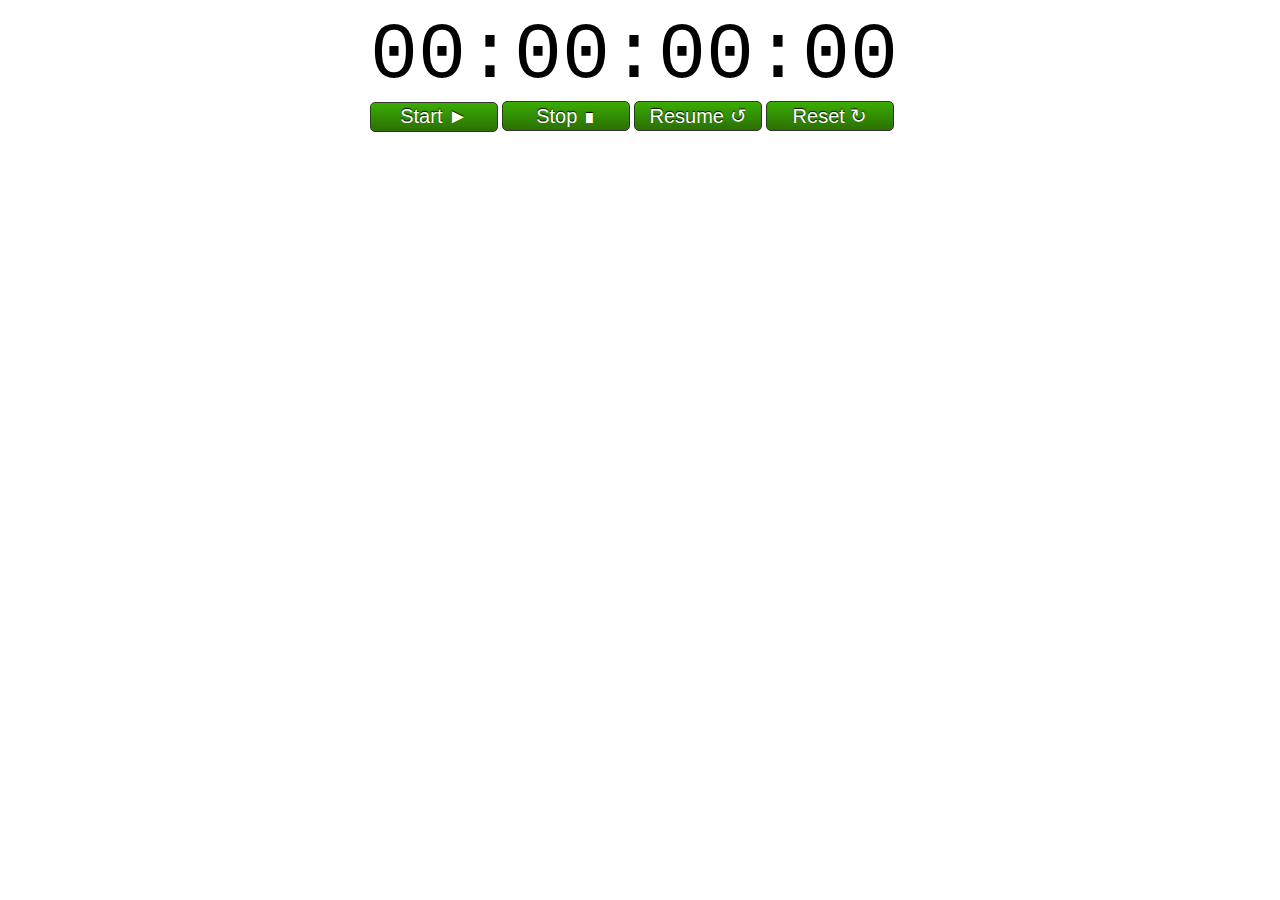
<file: index.html>
<!DOCTYPE html>
<html>
<head>
	<meta charset="utf-8">
	<meta name="viewport" content="width=device-width, initial-scale=1">
	<title>CeroWorld</title>
	<script src="cronometro.js"></script>
	<link rel="stylesheet" type="text/css" href="css.css">
</head>
<body>
	<div id="contenedor">
		<div class="reloj" id="Horas">00</div>
		<div class="reloj" id="Minutos">:00</div>
		<div class="reloj" id="Segundos">:00</div>
		<div class="reloj" id="Centesimas">:00</div>
		<input type="button" class="boton" id="inicio" value="Start &#9658;" onclick="inicio();">
		<input type="button" class="boton" id="parar" value="Stop &#8718;" onclick="parar();" disabled>
		<input type="button" class="boton" id="continuar" value="Resume &#8634;" onclick="inicio();" disabled>
		<input type="button" class="boton" id="reinicio" value="Reset &#8635;" onclick="reinicio();" disabled>
	</div>
</body>
</html>
</file>
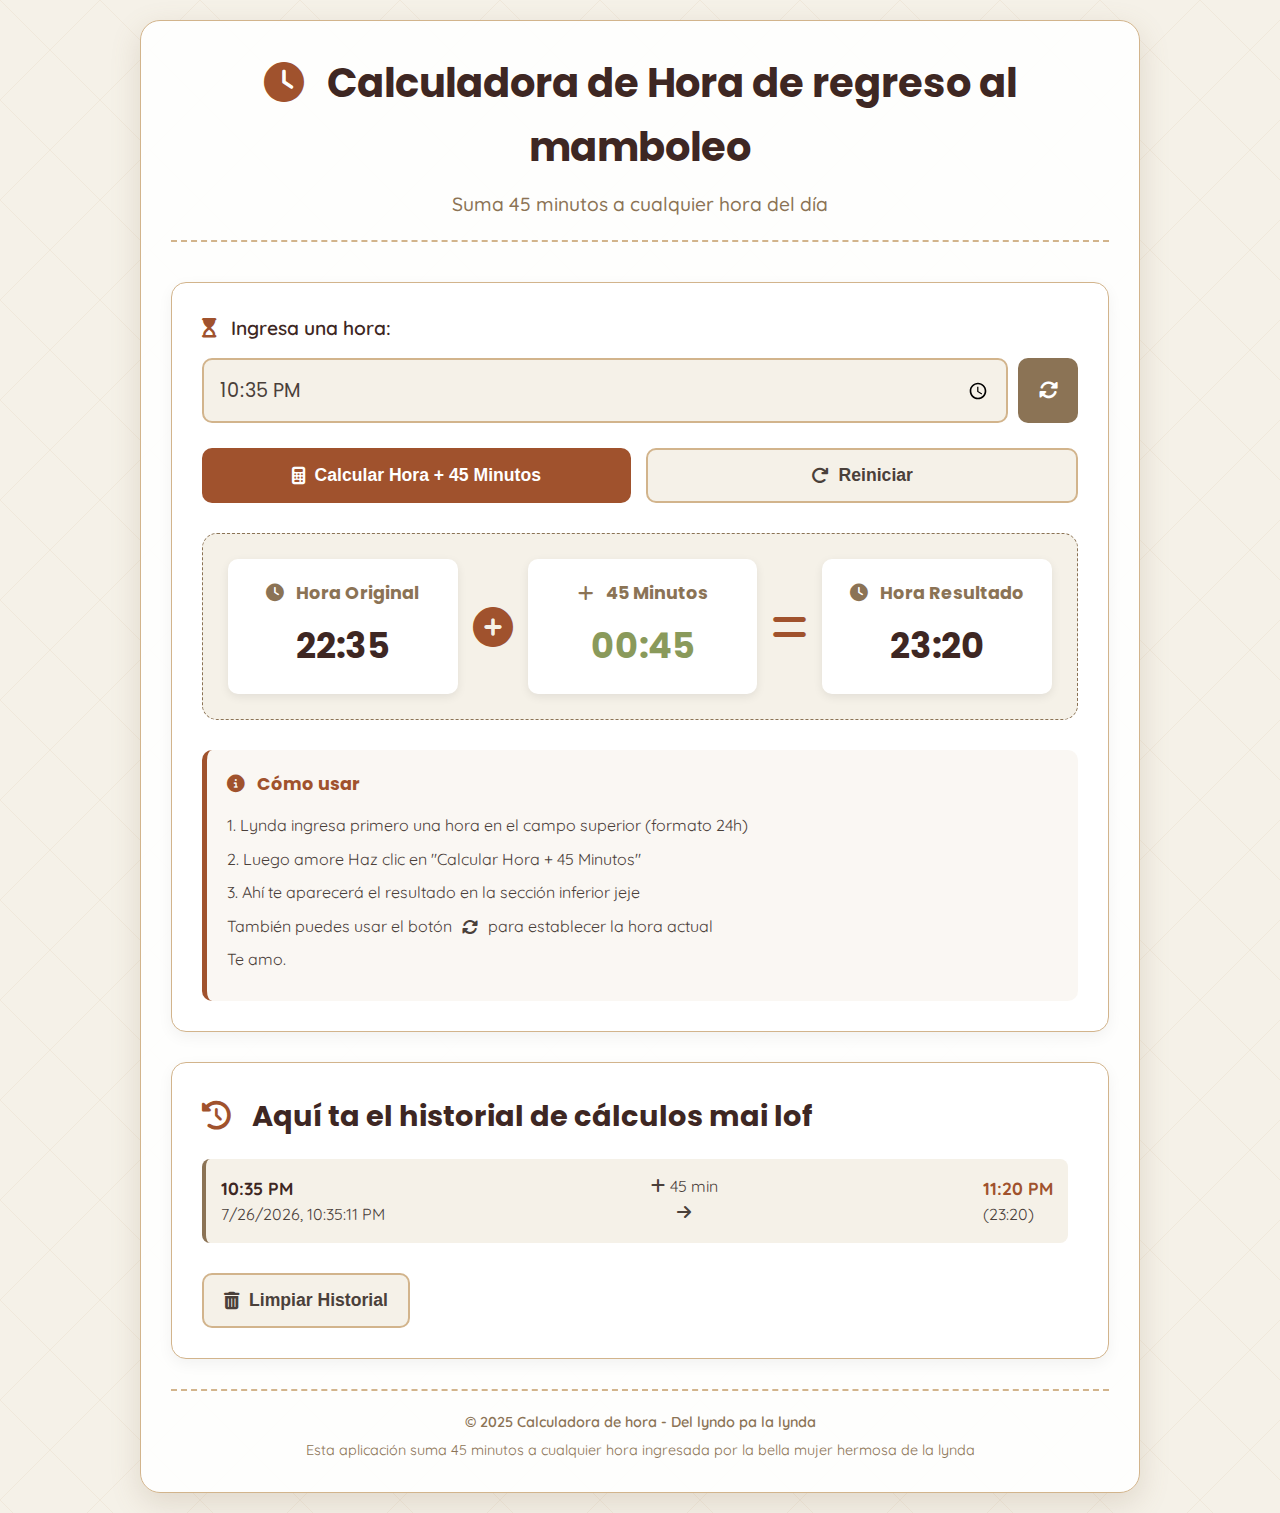
<file: Web/index.html>
<!DOCTYPE html>
<html lang="es">
<head>
    <meta charset="UTF-8">
    <meta name="viewport" content="width=device-width, initial-scale=1.0">
    <title>Calculadora de hora</title>
    <link rel="stylesheet" href="style.css">
    <link rel="stylesheet" href="https://cdnjs.cloudflare.com/ajax/libs/font-awesome/6.4.0/css/all.min.css">
    <link href="https://fonts.googleapis.com/css2?family=Poppins:wght@400;500;600&family=Quicksand:wght@400;500&display=swap" rel="stylesheet">
</head>
<body>
    <div class="container">
        <header>
            <h1><i class="fas fa-clock"></i> Calculadora de Hora de regreso al mamboleo</h1>
            <p class="subtitle">Suma 45 minutos a cualquier hora del día</p>
        </header>
        
        <main>
            <div class="calculator-card">
                <div class="input-section">
                    <label for="time-input">
                        <i class="fas fa-hourglass-start"></i> Ingresa una hora:
                    </label>
                    <div class="input-group">
                        <input type="time" id="time-input" value="12:00">
                        <button id="current-time-btn" class="icon-btn" title="Usar hora actual">
                            <i class="fas fa-sync-alt"></i>
                        </button>
                    </div>
                    <div class="button-group">
                        <button id="calculate-btn" class="btn-primary">
                            <i class="fas fa-calculator"></i> Calcular Hora + 45 Minutos
                        </button>
                        <button id="reset-btn" class="btn-secondary">
                            <i class="fas fa-redo"></i> Reiniciar
                        </button>
                    </div>
                </div>
                
                <div class="result-section">
                    <div class="time-display">
                        <div class="original-time">
                            <h3><i class="fas fa-clock"></i> Hora Original</h3>
                            <p id="original-time-display">--:--</p>
                        </div>
                        <div class="plus-sign">
                            <i class="fas fa-plus-circle"></i>
                        </div>
                        <div class="added-time">
                            <h3><i class="fas fa-plus"></i> 45 Minutos</h3>
                            <p>00:45</p>
                        </div>
                        <div class="equals-sign">
                            <i class="fas fa-equals"></i>
                        </div>
                        <div class="result-time">
                            <h3><i class="fas fa-clock"></i> Hora Resultado</h3>
                            <p id="result-time-display">--:--</p>
                        </div>
                    </div>
                </div>
                
                <div class="info-section">
                    <h3><i class="fas fa-info-circle"></i> Cómo usar</h3>
                    <p>1. Lynda ingresa primero una hora en el campo superior (formato 24h)</p>
                    <p>2. Luego amore Haz clic en "Calcular Hora + 45 Minutos"</p>
                    <p>3. Ahí te aparecerá el resultado en la sección inferior jeje</p>
                    <p>También puedes usar el botón <i class="fas fa-sync-alt"></i> para establecer la hora actual</p>
                    <p>Te amo.</p>
                </div>
            </div>
            
            <div class="history-section">
                <h2><i class="fas fa-history"></i> Aquí ta el historial de cálculos mai lof</h2>
                <div id="history-list">
                    <!-- Los cálculos anteriores aparecerán aquí -->
                </div>
                <button id="clear-history-btn" class="btn-secondary">
                    <i class="fas fa-trash-alt"></i> Limpiar Historial
                </button>
            </div>
        </main>
        
        <footer>
            <p>© 2025 Calculadora de hora - Del lyndo pa la lynda</p>
            <p>Esta aplicación suma 45 minutos a cualquier hora ingresada por la bella mujer hermosa de la lynda</p>
        </footer>
    </div>
    
    <script src="script.js"></script>
</body>
</html>
</file>
<file: css.css>
*{
	margin: 0;
	padding: 0;
}
#contenedor{
	margin: 10px auto;
	width: 540px;
	height: 115px;
}
.reloj{
	float: left;
	font-size: 80px;
	font-family: Courier,sans-serif;
	color: #darkred;
}
.boton{
	outline: none;
	border: 1px solid #363431;
	color: white;
	width: 128px;
	height: 30px;
	text-shadow: 0px -1px 1px black;
	font-size: 20px;
	border-radius: 5px;
	font-family: Helvetica;
	cursor: pointer;
	background-image: linear-gradient(#3aad02,#2c6f05);
}
.boton:active{
	background-image: linear-gradient(#2c6f05,#3aad02);
}
.boton:hover{
	box-shadow: 0px 0px 14px #3aad02;
}
</file>
<file: Web/style.css>
/* Variables de colores tierra */
:root {
    --color-primary: #8B7355; /* Marrón medio */
    --color-secondary: #D2B48C; /* Marrón claro */
    --color-accent: #A0522D; /* Marrón rojizo */
    --color-light: #F5F1E8; /* Beige claro */
    --color-dark: #3E2723; /* Marrón oscuro */
    --color-text: #4A403A; /* Marrón grisáceo */
    --color-success: #8A9A5B; /* Verde oliva */
    --color-shadow: rgba(139, 115, 85, 0.2);
}

/* Reset y estilos generales */
* {
    margin: 0;
    padding: 0;
    box-sizing: border-box;
}

body {
    font-family: 'Quicksand', sans-serif;
    background-color: var(--color-light);
    color: var(--color-text);
    line-height: 1.6;
    padding: 20px;
    min-height: 100vh;
    background-image: url('data:image/svg+xml;utf8,<svg width="100" height="100" viewBox="0 0 100 100" xmlns="http://www.w3.org/2000/svg"><rect width="100" height="100" fill="%23F5F1E8"/><path d="M0,0 L100,100 M100,0 L0,100" stroke="%23D2B48C" stroke-width="0.5" opacity="0.3"/></svg>');
}

.container {
    max-width: 1000px;
    margin: 0 auto;
    background-color: rgba(255, 255, 255, 0.9);
    border-radius: 20px;
    box-shadow: 0 10px 30px var(--color-shadow);
    padding: 30px;
    border: 1px solid var(--color-secondary);
}

/* Encabezado */
header {
    text-align: center;
    margin-bottom: 40px;
    padding-bottom: 20px;
    border-bottom: 2px dashed var(--color-secondary);
}

h1 {
    font-family: 'Poppins', sans-serif;
    font-size: 2.5rem;
    color: var(--color-dark);
    margin-bottom: 10px;
}

h1 i {
    color: var(--color-accent);
    margin-right: 15px;
}

.subtitle {
    font-size: 1.2rem;
    color: var(--color-primary);
    font-weight: 500;
}

/* Tarjeta de la calculadora */
.calculator-card {
    background-color: white;
    border-radius: 15px;
    padding: 30px;
    margin-bottom: 30px;
    box-shadow: 0 5px 15px rgba(0, 0, 0, 0.05);
    border: 1px solid var(--color-secondary);
}

/* Sección de entrada */
.input-section {
    margin-bottom: 30px;
}

label {
    display: block;
    font-size: 1.2rem;
    font-weight: 600;
    color: var(--color-dark);
    margin-bottom: 15px;
}

label i {
    color: var(--color-accent);
    margin-right: 10px;
}

.input-group {
    display: flex;
    gap: 10px;
    margin-bottom: 25px;
}

#time-input {
    flex: 1;
    padding: 15px;
    border: 2px solid var(--color-secondary);
    border-radius: 10px;
    font-size: 1.2rem;
    font-family: 'Poppins', sans-serif;
    color: var(--color-text);
    background-color: var(--color-light);
    transition: all 0.3s;
}

#time-input:focus {
    outline: none;
    border-color: var(--color-accent);
    box-shadow: 0 0 0 3px rgba(160, 82, 45, 0.2);
}

.icon-btn {
    width: 60px;
    background-color: var(--color-primary);
    color: white;
    border: none;
    border-radius: 10px;
    font-size: 1.2rem;
    cursor: pointer;
    transition: all 0.3s;
    display: flex;
    align-items: center;
    justify-content: center;
}

.icon-btn:hover {
    background-color: var(--color-accent);
    transform: translateY(-2px);
}

.button-group {
    display: flex;
    gap: 15px;
}

.btn-primary, .btn-secondary {
    flex: 1;
    padding: 15px 20px;
    border: none;
    border-radius: 10px;
    font-size: 1.1rem;
    font-weight: 600;
    cursor: pointer;
    transition: all 0.3s;
    display: flex;
    align-items: center;
    justify-content: center;
    gap: 10px;
}

.btn-primary {
    background-color: var(--color-accent);
    color: white;
}

.btn-primary:hover {
    background-color: var(--color-dark);
    transform: translateY(-3px);
    box-shadow: 0 5px 15px rgba(160, 82, 45, 0.4);
}

.btn-secondary {
    background-color: var(--color-light);
    color: var(--color-text);
    border: 2px solid var(--color-secondary);
}

.btn-secondary:hover {
    background-color: var(--color-secondary);
    transform: translateY(-3px);
}

/* Sección de resultados */
.result-section {
    background-color: var(--color-light);
    border-radius: 15px;
    padding: 25px;
    margin-bottom: 30px;
    border: 1px dashed var(--color-primary);
}

.time-display {
    display: flex;
    justify-content: space-between;
    align-items: center;
    flex-wrap: wrap;
    gap: 15px;
}

.original-time, .added-time, .result-time {
    flex: 1;
    min-width: 180px;
    text-align: center;
    padding: 20px;
    background-color: white;
    border-radius: 10px;
    box-shadow: 0 3px 10px rgba(0, 0, 0, 0.08);
}

.plus-sign, .equals-sign {
    font-size: 2.5rem;
    color: var(--color-accent);
}

h3 {
    font-family: 'Poppins', sans-serif;
    color: var(--color-primary);
    margin-bottom: 10px;
    font-size: 1.1rem;
}

h3 i {
    margin-right: 8px;
}

#original-time-display, #result-time-display {
    font-size: 2.2rem;
    font-weight: 700;
    color: var(--color-dark);
    font-family: 'Poppins', monospace;
}

.added-time p {
    font-size: 2.2rem;
    font-weight: 700;
    color: var(--color-success);
    font-family: 'Poppins', monospace;
}

/* Sección de información */
.info-section {
    background-color: rgba(210, 180, 140, 0.1);
    border-radius: 10px;
    padding: 20px;
    border-left: 5px solid var(--color-accent);
}

.info-section h3 {
    margin-bottom: 15px;
    color: var(--color-accent);
}

.info-section p {
    margin-bottom: 8px;
    display: flex;
    align-items: center;
    gap: 10px;
}

/* Sección de historial */
.history-section {
    background-color: white;
    border-radius: 15px;
    padding: 30px;
    margin-bottom: 30px;
    box-shadow: 0 5px 15px rgba(0, 0, 0, 0.05);
    border: 1px solid var(--color-secondary);
}

.history-section h2 {
    font-family: 'Poppins', sans-serif;
    color: var(--color-dark);
    margin-bottom: 20px;
    font-size: 1.8rem;
}

.history-section h2 i {
    color: var(--color-accent);
    margin-right: 15px;
}

#history-list {
    margin-bottom: 20px;
    max-height: 300px;
    overflow-y: auto;
    padding-right: 10px;
}

.history-item {
    display: flex;
    justify-content: space-between;
    padding: 15px;
    margin-bottom: 10px;
    background-color: var(--color-light);
    border-radius: 8px;
    border-left: 4px solid var(--color-primary);
    transition: all 0.3s;
}

.history-item:hover {
    transform: translateX(5px);
    box-shadow: 0 3px 8px rgba(0, 0, 0, 0.1);
}

.history-time {
    font-weight: 700;
    color: var(--color-dark);
    font-size: 1.1rem;
}

.history-result {
    font-weight: 700;
    color: var(--color-accent);
    font-size: 1.1rem;
}

/* Pie de página */
footer {
    text-align: center;
    padding-top: 20px;
    border-top: 2px dashed var(--color-secondary);
    color: var(--color-primary);
    font-size: 0.9rem;
}

footer p:first-child {
    font-weight: 600;
    margin-bottom: 5px;
}

/* Responsive */
@media (max-width: 768px) {
    .container {
        padding: 20px;
    }
    
    h1 {
        font-size: 2rem;
    }
    
    .time-display {
        flex-direction: column;
    }
    
    .plus-sign, .equals-sign {
        transform: rotate(90deg);
        margin: 10px 0;
    }
    
    .button-group {
        flex-direction: column;
    }
}
</file>
